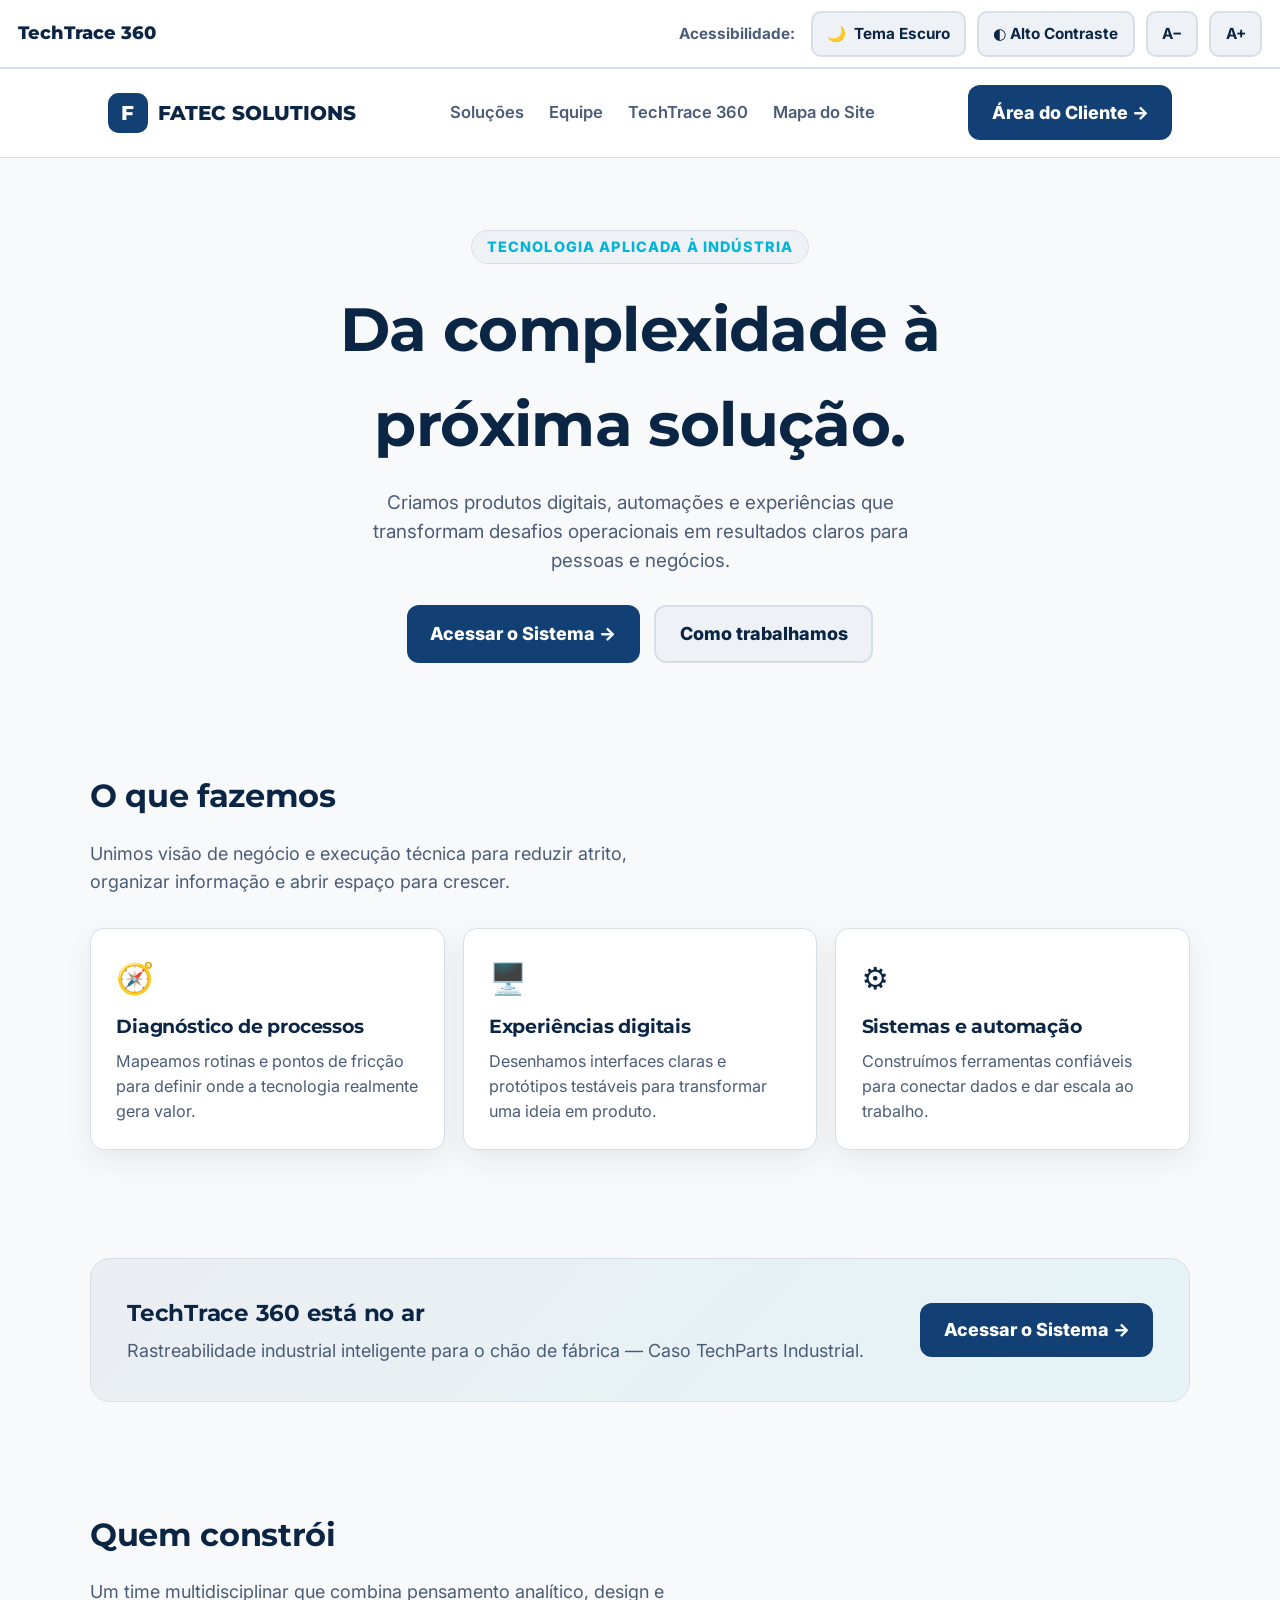
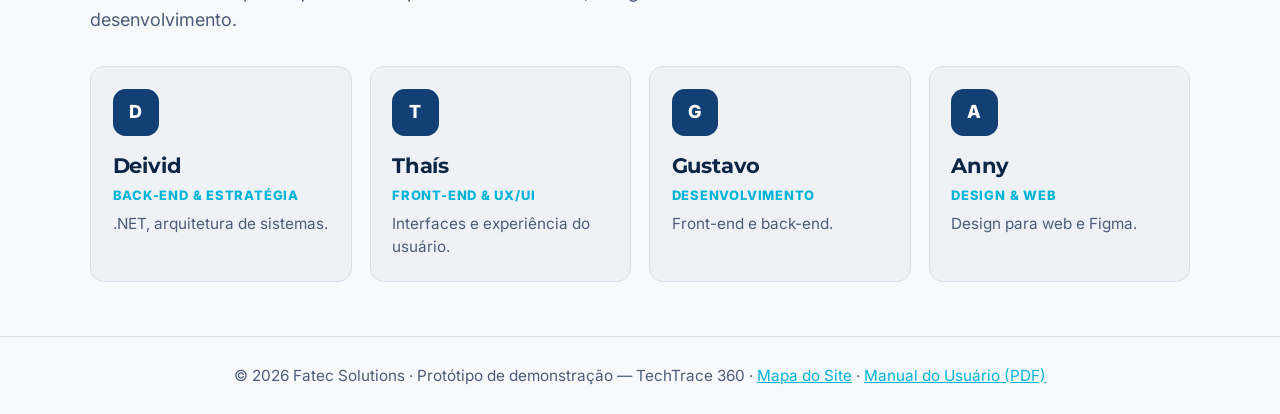
<file: index.html>
<!doctype html>
<html lang="pt-BR">
<head>
<meta charset="utf-8">
<meta name="viewport" content="width=device-width, initial-scale=1, maximum-scale=1">
<title>Fatec Solutions · TechTrace 360 — Protótipo Completo</title>
<link rel="icon" href="favicon.svg" type="image/svg+xml">
<link rel="preconnect" href="https://fonts.googleapis.com">
<link rel="preconnect" href="https://fonts.gstatic.com" crossorigin>
<link href="https://fonts.googleapis.com/css2?family=Inter:wght@400;500;600;700;800&family=Montserrat:wght@700;800&display=swap" rel="stylesheet">
<link rel="stylesheet" href="css/base.css">
<link rel="stylesheet" href="css/components.css">
<link rel="stylesheet" href="css/pages.css">
</head>
<body>

<!-- ===================== BARRA DE ACESSIBILIDADE (sempre visível) ===================== -->
<div class="a11y-bar" role="toolbar" aria-label="Controles de acessibilidade">
  <span class="a11y-brand">TechTrace 360</span>
  <span class="a11y-spacer"></span>
  <span class="label">Acessibilidade:</span>
  <button class="a11y-btn" id="btn-theme" aria-pressed="false" type="button">🌙 <span id="theme-label">Tema Escuro</span></button>
  <button class="a11y-btn" id="btn-contrast" aria-pressed="false" type="button">◐ Alto Contraste</button>
  <button class="a11y-btn" id="btn-font-down" type="button">A−</button>
  <button class="a11y-btn" id="btn-font-up" type="button">A+</button>
</div>

<!-- ===================== TELA 0: LANDING PAGE FATEC SOLUTIONS ===================== -->
<div id="screen-landing">
  <nav class="landing-nav">
    <div class="container">
      <div class="brand"><span class="brand-mark">F</span>FATEC SOLUTIONS</div>
      <div class="landing-links">
        <a href="#l-solucoes">Soluções</a>
        <a href="#l-equipe">Equipe</a>
        <a href="#l-produto">TechTrace 360</a>
        <a href="sitemap.html">Mapa do Site</a>
      </div>
      <button class="cta-btn" onclick="showScreen('screen-login')">Área do Cliente →</button>
    </div>
  </nav>

  <header class="hero container">
    <span class="eyebrow">TECNOLOGIA APLICADA À INDÚSTRIA</span>
    <h1>Da complexidade à próxima solução.</h1>
    <p>Criamos produtos digitais, automações e experiências que transformam desafios operacionais em resultados claros para pessoas e negócios.</p>
    <div class="actions">
      <button class="cta-btn" onclick="showScreen('screen-login')">Acessar o Sistema →</button>
      <button class="cta-btn ghost" onclick="document.getElementById('l-solucoes').scrollIntoView({behavior:'smooth'})">Como trabalhamos</button>
    </div>
  </header>

  <section class="section container" id="l-solucoes">
    <h2>O que fazemos</h2>
    <p class="sub">Unimos visão de negócio e execução técnica para reduzir atrito, organizar informação e abrir espaço para crescer.</p>
    <div class="card-grid">
      <div class="info-card"><div class="ic">🧭</div><h3>Diagnóstico de processos</h3><p>Mapeamos rotinas e pontos de fricção para definir onde a tecnologia realmente gera valor.</p></div>
      <div class="info-card"><div class="ic">🖥️</div><h3>Experiências digitais</h3><p>Desenhamos interfaces claras e protótipos testáveis para transformar uma ideia em produto.</p></div>
      <div class="info-card"><div class="ic">⚙️</div><h3>Sistemas e automação</h3><p>Construímos ferramentas confiáveis para conectar dados e dar escala ao trabalho.</p></div>
    </div>
  </section>

  <section class="section container" id="l-produto">
    <div class="access-banner">
      <div>
        <h3>TechTrace 360 está no ar</h3>
        <p>Rastreabilidade industrial inteligente para o chão de fábrica — Caso TechParts Industrial.</p>
      </div>
      <button class="cta-btn" onclick="showScreen('screen-login')">Acessar o Sistema →</button>
    </div>
  </section>

  <section class="section container" id="l-equipe">
    <h2>Quem constrói</h2>
    <p class="sub">Um time multidisciplinar que combina pensamento analítico, design e desenvolvimento.</p>
    <div class="team-grid">
      <div class="team-card"><div class="av">D</div><h3>Deivid</h3><span class="role">Back-end &amp; Estratégia</span><p>.NET, arquitetura de sistemas.</p></div>
      <div class="team-card"><div class="av">T</div><h3>Thaís</h3><span class="role">Front-end &amp; UX/UI</span><p>Interfaces e experiência do usuário.</p></div>
      <div class="team-card"><div class="av">G</div><h3>Gustavo</h3><span class="role">Desenvolvimento</span><p>Front-end e back-end.</p></div>
      <div class="team-card"><div class="av">A</div><h3>Anny</h3><span class="role">Design &amp; Web</span><p>Design para web e Figma.</p></div>
    </div>
  </section>

  <footer class="landing-footer">© 2026 Fatec Solutions · Protótipo de demonstração — TechTrace 360 · <a href="sitemap.html" style="color:var(--accent)">Mapa do Site</a> · <a href="manual/Manual-do-Usuario-TechTrace360.pdf" style="color:var(--accent)">Manual do Usuário (PDF)</a></footer>
</div>

<!-- ===================== TELA 1: LOGIN (demonstrativo) ===================== -->
<main id="screen-login" class="screen hidden">
  <a href="#" class="back-link" onclick="showScreen('screen-landing'); return false;">← Voltar para o site</a>
  <div class="login-head">
    <span class="tag">PROTÓTIPO VISUAL · SOMENTE DEMONSTRAÇÃO</span>
    <h1>Selecione um perfil para entrar</h1>
    <p>5 perfis estão mapeados no sistema. Nesta demonstração, 3 estão com acesso ativo.</p>
  </div>

  <div class="role-grid">
    <button class="role-card enabled" onclick="login('admin')">
      <span class="icon">🛠️</span>
      <span class="role-badge on">✓ Acesso ativo</span>
      <h3>Administrador</h3>
      <p>Painel completo: dashboard, apontamento, qualidade, rastreio e gestão.</p>
    </button>

    <button class="role-card enabled" onclick="login('operador')">
      <span class="icon">⚙️</span>
      <span class="role-badge on">✓ Acesso ativo</span>
      <h3>Operador CNC</h3>
      <p>Apontamento de produção na máquina, tela em modo tablet.</p>
    </button>

    <button class="role-card enabled" onclick="login('qualidade')">
      <span class="icon">🔍</span>
      <span class="role-badge on">✓ Acesso ativo</span>
      <h3>Qualidade</h3>
      <p>Checklist de homologação do lote com validação por toque.</p>
    </button>

    <div class="role-card disabled">
      <span class="icon">📦</span>
      <span class="role-badge off">Em breve</span>
      <h3>Logística</h3>
      <p>Liberação de expedição via leitura de QR Code.</p>
    </div>

    <div class="role-card disabled">
      <span class="icon">📈</span>
      <span class="role-badge off">Em breve</span>
      <h3>Gestor / Diretoria</h3>
      <p>Visão executiva dedicada (hoje disponível dentro do Administrador).</p>
    </div>
  </div>

  <div class="demo-note">
    ℹ️ Protótipo visual sem autenticação real — os cliques em "Administrador", "Operador CNC" e "Qualidade" abrem as telas completas. Os dados de lote criados no Operador aparecem automaticamente no Dashboard, Rastreio e Gestão do Administrador, e a homologação feita na Qualidade atualiza esse status em tempo real, simulando a integração entre os módulos.
  </div>
</main>

<!-- ===================== TELA 2: OPERADOR CNC ===================== -->
<div id="screen-operador" class="hidden">
  <header class="app-header">
    <div class="who">
      <div class="avatar">GM</div>
      <div><div class="name">Gustavo Mendes</div><div class="role">Operador CNC · Turno 1</div></div>
    </div>
    <button class="logout-btn" id="op-exit-btn" onclick="exitScreen()">← Sair</button>
  </header>

  <main class="screen">
    <div class="progress" id="op-progress">
      <div class="dot active" data-step="1"></div>
      <div class="dot" data-step="2"></div>
      <div class="dot" data-step="3"></div>
      <div class="dot" data-step="4"></div>
    </div>

    <div class="step-box" id="op-step-1">
      <h2>1. Escolha a máquina</h2>
      <p class="hint">Toque na máquina que você está operando agora.</p>
      <div class="choice-grid">
        <button class="choice-card" data-value="Mazak-04" onclick="selectCard(this,'maquina')"><span class="em">🏭</span><b>CNC Mazak-04</b><span>Centro de usinagem 5 eixos</span></button>
        <button class="choice-card" data-value="Romi-02" onclick="selectCard(this,'maquina')"><span class="em">🏭</span><b>CNC Romi-02</b><span>Torno CNC</span></button>
        <button class="choice-card" data-value="Haas-01" onclick="selectCard(this,'maquina')"><span class="em">🏭</span><b>CNC Haas-01</b><span>Fresadora</span></button>
      </div>
      <div class="wizard-nav"><span></span><button class="btn btn-primary" onclick="opNext(1)">Próximo →</button></div>
    </div>

    <div class="step-box hidden" id="op-step-2">
      <h2>2. Escolha a peça</h2>
      <p class="hint">Toque no componente que está sendo produzido.</p>
      <div class="choice-grid">
        <button class="choice-card" data-value="Eixo Transmissão T-4" onclick="selectCard(this,'peca')"><span class="em">⚙️</span><b>Eixo Transmissão T-4</b><span>Automotivo</span></button>
        <button class="choice-card" data-value="Flange Hidráulica" onclick="selectCard(this,'peca')"><span class="em">🔩</span><b>Flange Hidráulica</b><span>Alta pressão</span></button>
        <button class="choice-card" data-value="Coroa Dentada Z-34" onclick="selectCard(this,'peca')"><span class="em">⚙️</span><b>Coroa Dentada Z-34</b><span>Redução</span></button>
      </div>
      <div class="wizard-nav"><button class="btn btn-ghost" onclick="opBack(2)">← Voltar</button><button class="btn btn-primary" onclick="opNext(2)">Próximo →</button></div>
    </div>

    <div class="step-box hidden" id="op-step-3">
      <h2>3. Quantidade produzida</h2>
      <p class="hint">Use os botões grandes para ajustar — não é necessário digitar.</p>
      <div class="qty-row"><button class="qty-btn" onclick="qtyChange(-10)">−</button><div class="qty-value" id="qty-display">500</div><button class="qty-btn" onclick="qtyChange(10)">+</button></div>
      <div class="qty-label">Peças boas nesta leva</div>
      <div class="wizard-nav"><button class="btn btn-ghost" onclick="opBack(3)">← Voltar</button><button class="btn btn-primary" onclick="opNext(3)">Próximo →</button></div>
    </div>

    <div class="step-box hidden" id="op-step-4">
      <h2>4. Confirmar apontamento</h2>
      <p class="hint">Confira os dados e gere a etiqueta com QR Code.</p>
      <div class="choice-grid" style="grid-template-columns:1fr">
        <div class="choice-card selected" style="cursor:default">
          <span class="em">📋</span>
          <b id="resumo-maquina">Máquina: —</b>
          <span id="resumo-peca">Peça: —</span>
          <span id="resumo-qtd">Quantidade: —</span>
        </div>
      </div>
      <div class="wizard-nav"><button class="btn btn-ghost" onclick="opBack(4)">← Voltar</button><button class="btn btn-success" onclick="gerarEtiqueta()">🏷️ Gerar Etiqueta QR Code</button></div>
    </div>

    <div class="result-card hidden" id="op-resultado">
      <span class="ok-badge">✓ Lote cadastrado com sucesso</span>
      <div class="qr-box"><svg width="80" height="80" viewBox="0 0 100 100" fill="#0B2545"><path d="M10 10h30v30h-30zM15 15v20h20v-20zM22 22h6v6h-6zM60 10h30v30h-30zM65 15v20h20v-20zM72 22h6v6h-6zM10 60h30v30h-30zM15 65v20h20v-20zM22 72h6v6h-6zM60 60h10v10h-10zM80 60h10v10h-10zM70 70h10v10h-10zM60 80h10v10h-10zM80 80h10v10h-10zM45 10h10v80h-10zM10 45h80v10h-80z"/></svg></div>
      <div class="result-lote" id="result-lote-id">—</div>
      <div class="result-desc" id="result-lote-desc">—</div>
      <p style="color:var(--muted); font-size:.85em; margin-top:.6rem">Este lote já está disponível no Dashboard, Rastreio e Gestão do Administrador com status "Em inspeção".</p>
      <div class="wizard-nav" style="justify-content:center"><button class="btn btn-primary" onclick="novoApontamento()">+ Novo Apontamento</button></div>
    </div>
  </main>
</div>

<!-- ===================== TELA 3: QUALIDADE ===================== -->
<div id="screen-qualidade" class="hidden">
  <header class="app-header">
    <div class="who">
      <div class="avatar">MA</div>
      <div><div class="name">Mariana Albuquerque</div><div class="role">Controle de Qualidade</div></div>
    </div>
    <button class="logout-btn" id="qual-exit-btn" onclick="exitScreen()">← Sair</button>
  </header>

  <main class="screen">
    <h2 style="margin-bottom:.3rem">Checklist de homologação</h2>
    <p class="hint" style="color:var(--muted); margin-bottom:1rem">Toque em Conforme ou Não Conforme para cada item.</p>

    <div class="lote-select">
      <span style="font-weight:800">Lote em análise:</span>
      <select id="qual-lote-picker" onchange="onLotePickerChange()"></select>
    </div>

    <div class="check-item">
      <div class="title">Diâmetro externo da haste</div>
      <div class="spec">Especificado: 45.00 mm ± 0.02 mm</div>
      <div class="check-toggle">
        <button class="tgl ok active" onclick="setCheck(this,'q1')">✓ Conforme</button>
        <button class="tgl bad" onclick="setCheck(this,'q1')">✕ Não conforme</button>
      </div>
    </div>
    <div class="check-item">
      <div class="title">Rugosidade superficial (Ra)</div>
      <div class="spec">Especificado: máximo 0.80 µm</div>
      <div class="check-toggle">
        <button class="tgl ok active" onclick="setCheck(this,'q2')">✓ Conforme</button>
        <button class="tgl bad" onclick="setCheck(this,'q2')">✕ Não conforme</button>
      </div>
    </div>
    <div class="check-item">
      <div class="title">Dureza Rockwell C</div>
      <div class="spec">Especificado: 58 a 62 HRC</div>
      <div class="check-toggle">
        <button class="tgl ok active" onclick="setCheck(this,'q3')">✓ Conforme</button>
        <button class="tgl bad" onclick="setCheck(this,'q3')">✕ Não conforme</button>
      </div>
    </div>

    <div class="qual-footer">
      <div>Assinatura digital: <strong>Mariana Albuquerque</strong></div>
      <div style="display:flex; gap:.8rem">
        <button class="btn btn-ghost" onclick="reprovarLote()">🚫 Abrir RNC</button>
        <button class="btn btn-success" id="btn-homologar" onclick="homologarLote()">✓ Homologar Lote</button>
      </div>
    </div>
    <p id="qual-empty-hint" class="empty-hint hidden">Nenhum lote pendente de inspeção no momento. Volte ao Operador CNC para gerar um novo apontamento.</p>
  </main>
</div>

<!-- ===================== TELA 4: ADMINISTRADOR ===================== -->
<div id="screen-admin" class="hidden">
  <header class="app-header">
    <div class="who">
      <div class="avatar">AD</div>
      <div><div class="name">Administrador</div><div class="role">Acesso completo ao sistema</div></div>
    </div>
    <button class="logout-btn" onclick="showScreen('screen-login')">← Sair</button>
  </header>

  <main class="screen">
    <div class="admin-tabs">
      <button class="admin-tab active" data-tab="dashboard" onclick="setAdminTab('dashboard')">📊 Dashboard</button>
      <button class="admin-tab" data-tab="rastreio" onclick="setAdminTab('rastreio')">📦 Rastreio</button>
      <button class="admin-tab" data-tab="gestao" onclick="setAdminTab('gestao')">📈 Gestão</button>
      <button class="admin-tab launch" onclick="openOperador('admin')">⚙️ Apontamento CNC →</button>
      <button class="admin-tab launch" onclick="openQualidade('admin')">🔍 Inspeção Qualidade →</button>
    </div>

    <!-- Aba Dashboard -->
    <section id="admin-tab-dashboard">
      <div class="kpi-grid">
        <div class="kpi"><div class="lbl">Total de lotes</div><div class="val" id="kpi-total">0</div></div>
        <div class="kpi"><div class="lbl">Liberados</div><div class="val" id="kpi-liberados">0</div></div>
        <div class="kpi"><div class="lbl">Em inspeção</div><div class="val" id="kpi-inspecao">0</div></div>
        <div class="kpi"><div class="lbl">Bloqueados (RNC)</div><div class="val" id="kpi-bloqueados">0</div></div>
      </div>
      <div class="table-card">
        <table class="lotes">
          <thead><tr><th>Lote</th><th>Peça</th><th>Máquina</th><th>Qtd</th><th>Status</th></tr></thead>
          <tbody id="admin-lotes-tbody"></tbody>
        </table>
        <p class="empty-hint hidden" id="admin-lotes-empty">Nenhum lote registrado ainda. Abra "Apontamento CNC" para criar o primeiro.</p>
      </div>
    </section>

    <!-- Aba Rastreio -->
    <section id="admin-tab-rastreio" class="hidden">
      <div class="lote-select">
        <span style="font-weight:800">Selecionar lote:</span>
        <select id="rastreio-picker" onchange="renderRastreio()"></select>
      </div>
      <div class="table-card" id="rastreio-box">
        <p class="empty-hint" id="rastreio-empty">Nenhum lote registrado ainda.</p>
        <div class="timeline hidden" id="rastreio-timeline"></div>
      </div>
    </section>

    <!-- Aba Gestão -->
    <section id="admin-tab-gestao" class="hidden">
      <div class="kpi-grid">
        <div class="kpi"><div class="lbl">Peças em lotes liberados</div><div class="val" id="gestao-pecas-liberadas">0</div></div>
        <div class="kpi"><div class="lbl">Taxa de conformidade</div><div class="val" id="gestao-taxa">—</div></div>
        <div class="kpi"><div class="lbl">Lotes com RNC aberta</div><div class="val" id="gestao-rnc">0</div></div>
      </div>
      <div class="table-card">
        <p style="margin:0; color:var(--muted)">Indicadores calculados em tempo real a partir dos lotes registrados nesta sessão de demonstração (Operador CNC → Qualidade → Administrador).</p>
      </div>
    </section>
  </main>
</div>

<script src="js/state.js"></script>
<script src="js/accessibility.js"></script>
<script src="js/navigation.js"></script>
<script src="js/operador.js"></script>
<script src="js/qualidade.js"></script>
<script src="js/admin.js"></script>
<script src="js/main.js"></script>
</body>
</html>
</file>
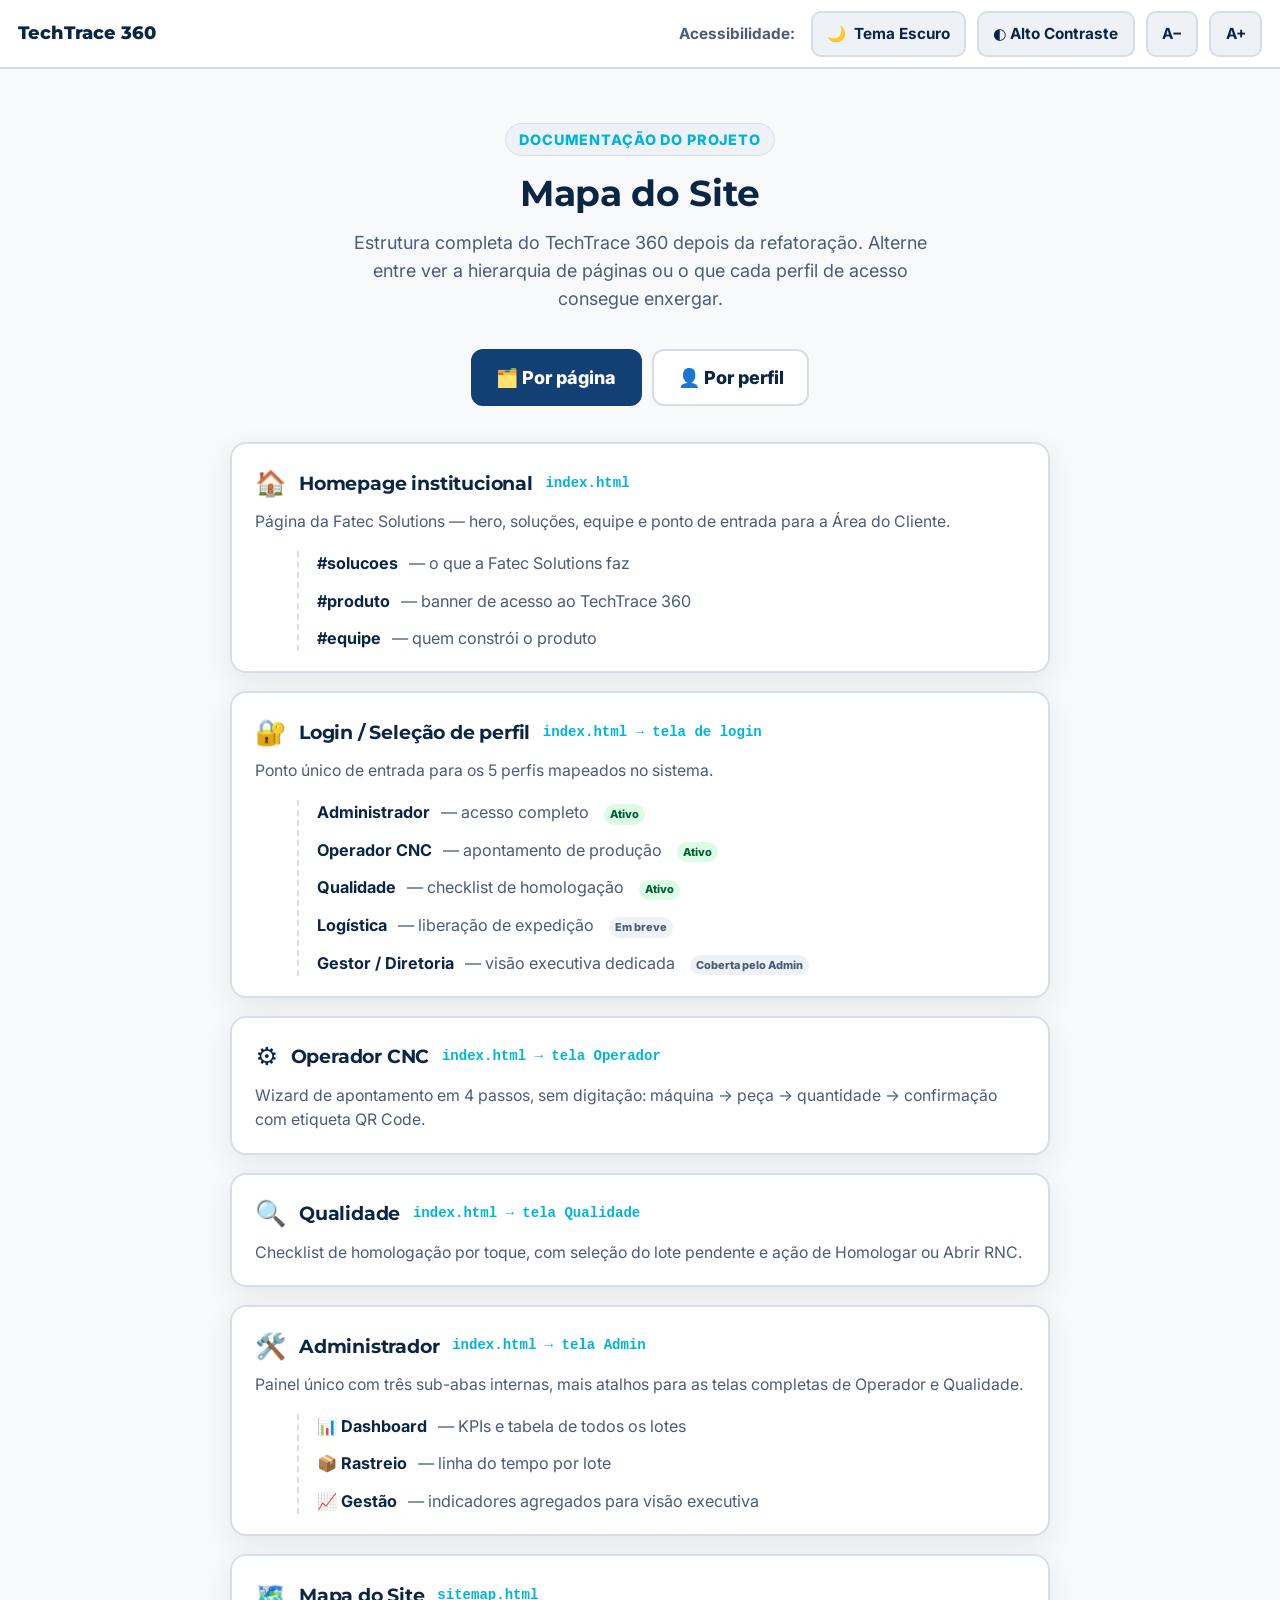
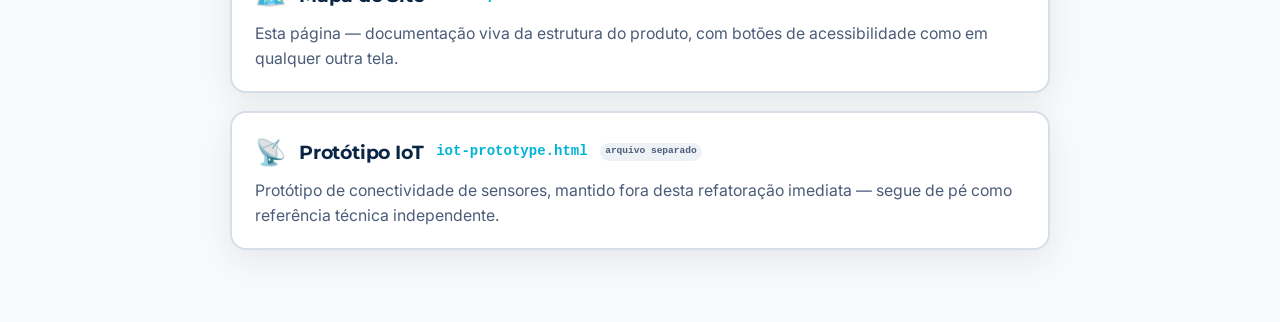
<file: sitemap.html>
<!doctype html>
<html lang="pt-BR">
<head>
<meta charset="utf-8">
<meta name="viewport" content="width=device-width, initial-scale=1, maximum-scale=1">
<title>Mapa do Site — TechTrace 360</title>
<link rel="icon" href="favicon.svg" type="image/svg+xml">
<link rel="preconnect" href="https://fonts.googleapis.com">
<link rel="preconnect" href="https://fonts.gstatic.com" crossorigin>
<link href="https://fonts.googleapis.com/css2?family=Inter:wght@400;500;600;700;800&family=Montserrat:wght@700;800&display=swap" rel="stylesheet">
<link rel="stylesheet" href="css/base.css">
<link rel="stylesheet" href="css/components.css">
<link rel="stylesheet" href="css/sitemap.css">
</head>
<body>

<div class="a11y-bar" role="toolbar" aria-label="Controles de acessibilidade">
  <span class="a11y-brand">TechTrace 360</span>
  <span class="a11y-spacer"></span>
  <span class="label">Acessibilidade:</span>
  <button class="a11y-btn" id="btn-theme" aria-pressed="false" type="button">🌙 <span id="theme-label">Tema Escuro</span></button>
  <button class="a11y-btn" id="btn-contrast" aria-pressed="false" type="button">◐ Alto Contraste</button>
  <button class="a11y-btn" id="btn-font-down" type="button">A−</button>
  <button class="a11y-btn" id="btn-font-up" type="button">A+</button>
</div>

<main class="screen">
  <div class="sm-head">
    <span class="tag">DOCUMENTAÇÃO DO PROJETO</span>
    <h1>Mapa do Site</h1>
    <p>Estrutura completa do TechTrace 360 depois da refatoração. Alterne entre ver a hierarquia de páginas ou o que cada perfil de acesso consegue enxergar.</p>
  </div>

  <div class="sm-toggle" role="tablist" aria-label="Alternar visualização do mapa do site">
    <button data-view="paginas" class="active" onclick="setSitemapView('paginas')">🗂️ Por página</button>
    <button data-view="perfis" onclick="setSitemapView('perfis')">👤 Por perfil</button>
  </div>

  <div class="sm-tree" id="sm-view-paginas">

    <div class="sm-node">
      <div class="row"><span class="em">🏠</span><h3>Homepage institucional</h3><span class="path">index.html</span></div>
      <p class="desc">Página da Fatec Solutions — hero, soluções, equipe e ponto de entrada para a Área do Cliente.</p>
      <div class="sm-children">
        <div class="sm-child"><b>#solucoes</b><span>— o que a Fatec Solutions faz</span></div>
        <div class="sm-child"><b>#produto</b><span>— banner de acesso ao TechTrace 360</span></div>
        <div class="sm-child"><b>#equipe</b><span>— quem constrói o produto</span></div>
      </div>
    </div>

    <div class="sm-node">
      <div class="row"><span class="em">🔐</span><h3>Login / Seleção de perfil</h3><span class="path">index.html → tela de login</span></div>
      <p class="desc">Ponto único de entrada para os 5 perfis mapeados no sistema.</p>
      <div class="sm-children">
        <div class="sm-child"><b>Administrador</b><span>— acesso completo</span><span class="sm-badge on">Ativo</span></div>
        <div class="sm-child"><b>Operador CNC</b><span>— apontamento de produção</span><span class="sm-badge on">Ativo</span></div>
        <div class="sm-child"><b>Qualidade</b><span>— checklist de homologação</span><span class="sm-badge on">Ativo</span></div>
        <div class="sm-child"><b>Logística</b><span>— liberação de expedição</span><span class="sm-badge off">Em breve</span></div>
        <div class="sm-child"><b>Gestor / Diretoria</b><span>— visão executiva dedicada</span><span class="sm-badge off">Coberta pelo Admin</span></div>
      </div>
    </div>

    <div class="sm-node">
      <div class="row"><span class="em">⚙️</span><h3>Operador CNC</h3><span class="path">index.html → tela Operador</span></div>
      <p class="desc">Wizard de apontamento em 4 passos, sem digitação: máquina → peça → quantidade → confirmação com etiqueta QR Code.</p>
    </div>

    <div class="sm-node">
      <div class="row"><span class="em">🔍</span><h3>Qualidade</h3><span class="path">index.html → tela Qualidade</span></div>
      <p class="desc">Checklist de homologação por toque, com seleção do lote pendente e ação de Homologar ou Abrir RNC.</p>
    </div>

    <div class="sm-node">
      <div class="row"><span class="em">🛠️</span><h3>Administrador</h3><span class="path">index.html → tela Admin</span></div>
      <p class="desc">Painel único com três sub-abas internas, mais atalhos para as telas completas de Operador e Qualidade.</p>
      <div class="sm-children">
        <div class="sm-child"><b>📊 Dashboard</b><span>— KPIs e tabela de todos os lotes</span></div>
        <div class="sm-child"><b>📦 Rastreio</b><span>— linha do tempo por lote</span></div>
        <div class="sm-child"><b>📈 Gestão</b><span>— indicadores agregados para visão executiva</span></div>
      </div>
    </div>

    <div class="sm-node">
      <div class="row"><span class="em">🗺️</span><h3>Mapa do Site</h3><span class="path">sitemap.html</span></div>
      <p class="desc">Esta página — documentação viva da estrutura do produto, com botões de acessibilidade como em qualquer outra tela.</p>
    </div>

    <div class="sm-node">
      <div class="row"><span class="em">📡</span><h3>Protótipo IoT</h3><span class="path">iot-prototype.html <span class="sm-badge off">arquivo separado</span></span></div>
      <p class="desc">Protótipo de conectividade de sensores, mantido fora desta refatoração imediata — segue de pé como referência técnica independente.</p>
    </div>
  </div>

  <div class="sm-tree hidden" id="sm-view-perfis">

    <div class="sm-node">
      <div class="row"><span class="em">🛠️</span><h3>Administrador</h3><span class="sm-badge on">Acesso ativo</span></div>
      <p class="desc">Único perfil com acesso a tudo nesta demonstração.</p>
      <div class="sm-children">
        <div class="sm-child"><b>Dashboard</b><span>— visão geral de todos os lotes</span></div>
        <div class="sm-child"><b>Rastreio</b><span>— histórico completo por lote</span></div>
        <div class="sm-child"><b>Gestão</b><span>— indicadores executivos</span></div>
        <div class="sm-child"><b>Apontamento CNC</b><span>— atalho para a tela do Operador</span></div>
        <div class="sm-child"><b>Inspeção Qualidade</b><span>— atalho para a tela da Qualidade</span></div>
      </div>
    </div>

    <div class="sm-node">
      <div class="row"><span class="em">⚙️</span><h3>Operador CNC</h3><span class="sm-badge on">Acesso ativo</span></div>
      <p class="desc">Vê apenas a própria tela de apontamento — nenhum outro módulo, para reduzir ruído no chão de fábrica.</p>
      <div class="sm-children">
        <div class="sm-child"><b>Apontamento CNC</b><span>— único módulo visível</span></div>
      </div>
    </div>

    <div class="sm-node">
      <div class="row"><span class="em">🔍</span><h3>Qualidade</h3><span class="sm-badge on">Acesso ativo</span></div>
      <p class="desc">Vê apenas a própria tela de checklist — mesma lógica de foco do Operador.</p>
      <div class="sm-children">
        <div class="sm-child"><b>Checklist de homologação</b><span>— único módulo visível</span></div>
      </div>
    </div>

    <div class="sm-node">
      <div class="row"><span class="em">📦</span><h3>Logística</h3><span class="sm-badge off">Em breve</span></div>
      <p class="desc">Planejado para ver apenas a leitura de QR Code e liberação de expedição — ainda não implementado nesta demonstração.</p>
    </div>

    <div class="sm-node">
      <div class="row"><span class="em">📈</span><h3>Gestor / Diretoria</h3><span class="sm-badge off">Coberto pelo Admin</span></div>
      <p class="desc">A visão executiva planejada para este perfil já existe hoje dentro da aba Gestão do Administrador.</p>
    </div>
  </div>
</main>

<script src="js/accessibility.js"></script>
<script src="js/sitemap.js"></script>
</body>
</html>
</file>
<file: css/base.css>
/* ============================================================
   base.css — TechTrace 360 / Fatec Solutions
   Variáveis de design system (cores, tipografia), reset e
   estrutura de layout genérica (.screen, .container).
   Carregar SEMPRE primeiro — os outros arquivos dependem
   das variáveis --bg, --text, --primary etc. definidas aqui.
   ============================================================ */

/* ============================================================
   TOKENS — Design System TechTrace 360 / Fatec Solutions
   ============================================================ */
:root{
  --scale:1; --radius:14px;
  --font-body:'Inter',system-ui,sans-serif;
  --font-head:'Montserrat',sans-serif;
}
:root, .theme-light{
  --bg:#F8F9FA; --surface:#FFFFFF; --surface-2:#EEF2F6;
  --text:#0B2545; --muted:#4B5C78; --border:#D7DEE8;
  --primary:#134074; --primary-ink:#FFFFFF;
  --accent:#00B4D8;
  --success:#0E9F6E; --success-bg:#DCFCE7; --success-ink:#065F32;
  --danger:#DC2626; --danger-bg:#FEE2E2; --danger-ink:#7F1D1D;
  --warning:#B45309; --warning-bg:#FEF3C7; --warning-ink:#78350F;
  --shadow:0 10px 30px rgba(11,37,69,.08);
}
.theme-dark{
  --bg:#0B1524; --surface:#122036; --surface-2:#0E1A2C;
  --text:#F3F6FB; --muted:#A9B6CC; --border:#233553;
  --primary:#4D8FD6; --primary-ink:#06111F;
  --accent:#37D6EE;
  --success:#34D399; --success-bg:#0F2E22; --success-ink:#9CF3D1;
  --danger:#F87171; --danger-bg:#3A1414; --danger-ink:#FFC9C9;
  --warning:#FBBF24; --warning-bg:#3A2A0A; --warning-ink:#FFE29A;
  --shadow:0 10px 30px rgba(0,0,0,.45);
}
.contrast-high{
  --bg:#000; --surface:#000; --surface-2:#000;
  --text:#FFF; --muted:#FFF; --border:#FFF;
  --primary:#FFEB00; --primary-ink:#000; --accent:#FFEB00;
  --success:#00FF66; --success-bg:#000; --success-ink:#00FF66;
  --danger:#FF5C5C; --danger-bg:#000; --danger-ink:#FF5C5C;
  --warning:#FFEB00; --warning-bg:#000; --warning-ink:#FFEB00;
  --shadow:none;
}
.contrast-high *{ border-color:#FFF !important }
.contrast-high .btn,.contrast-high .role-card,.contrast-high .step-box,.contrast-high .kpi,.contrast-high .choice-card{ border-width:3px !important }

*{box-sizing:border-box}
html{font-size:calc(18px * var(--scale))}
body{margin:0; min-height:100vh; background:var(--bg); color:var(--text); font-family:var(--font-body); line-height:1.55; transition:background .2s,color .2s}
h1,h2,h3{font-family:var(--font-head); margin:0; letter-spacing:-.01em}
button{font:inherit; cursor:pointer}
a{color:inherit}
:focus-visible{outline:3px solid var(--accent); outline-offset:3px}
.hidden{display:none !important}


/* ---------- Layout geral ---------- */
.screen{max-width:1100px; margin:0 auto; padding:1.5rem 1rem 3rem}
.container{max-width:1100px; margin:0 auto; padding:0 1rem}
</file>
<file: css/components.css>
/* ============================================================
   components.css — TechTrace 360 / Fatec Solutions
   Componentes reutilizáveis entre as telas do sistema logado:
   barra de acessibilidade, cabeçalho do app, wizard do Operador,
   checklist da Qualidade e painéis do Administrador (KPIs,
   tabela de lotes, linha do tempo de rastreio).
   Depende de base.css já estar carregado.
   ============================================================ */

/* ---------- Barra de Acessibilidade ---------- */
.a11y-bar{position:sticky; top:0; z-index:200; display:flex; flex-wrap:wrap; align-items:center; gap:.6rem; background:var(--surface); border-bottom:2px solid var(--border); padding:.6rem 1rem}
.a11y-bar .label{font-size:.85em; font-weight:700; color:var(--muted); margin-right:.3rem}
.a11y-btn{display:inline-flex; align-items:center; gap:.4rem; border:2px solid var(--border); background:var(--surface-2); color:var(--text); border-radius:10px; padding:.5rem .8rem; font-weight:700; font-size:.85em; min-height:44px}
.a11y-btn[aria-pressed="true"]{background:var(--primary); color:var(--primary-ink); border-color:var(--primary)}
.a11y-spacer{flex:1}
.a11y-brand{font-family:var(--font-head); font-weight:800}


/* ==================== APP SHELL (Operador / Qualidade / Admin) ==================== */
.app-header{display:flex; align-items:center; justify-content:space-between; gap:1rem; background:var(--surface); border-bottom:2px solid var(--border); padding:.9rem 1.2rem; flex-wrap:wrap}
.app-header .who{display:flex; align-items:center; gap:.6rem}
.app-header .avatar{width:2.6rem; height:2.6rem; border-radius:999px; background:var(--primary); color:var(--primary-ink); display:grid; place-items:center; font-weight:800}
.app-header .name{font-weight:800}
.app-header .role{font-size:.8em; color:var(--muted)}
.logout-btn{border:2px solid var(--border); background:var(--surface-2); color:var(--text); border-radius:10px; padding:.5rem 1rem; font-weight:700; min-height:44px}

/* ---- Wizard CNC ---- */
.progress{display:flex; gap:.5rem; margin:1.5rem 0}
.progress .dot{flex:1; height:10px; border-radius:999px; background:var(--surface-2); border:1px solid var(--border)}
.progress .dot.done{background:var(--success)}
.progress .dot.active{background:var(--primary)}
.step-box{background:var(--surface); border:2px solid var(--border); border-radius:20px; padding:2rem; box-shadow:var(--shadow)}
.step-box h2{font-size:1.5rem; margin-bottom:.3rem}
.step-box .hint{color:var(--muted); margin-bottom:1.4rem}
.choice-grid{display:grid; grid-template-columns:repeat(auto-fit,minmax(220px,1fr)); gap:1rem}
.choice-card{border:3px solid var(--border); background:var(--surface-2); border-radius:16px; padding:1.3rem 1rem; text-align:left; min-height:110px; display:flex; flex-direction:column; gap:.4rem}
.choice-card .em{font-size:1.8rem}
.choice-card b{font-size:1em}
.choice-card span{color:var(--muted); font-size:.82em}
.choice-card.selected{border-color:var(--primary); background:var(--surface); box-shadow:0 0 0 3px var(--primary) inset}
.qty-row{display:flex; align-items:center; justify-content:center; gap:1.2rem; margin:1rem 0 1.6rem}
.qty-btn{width:4rem; height:4rem; border-radius:16px; border:3px solid var(--primary); background:var(--surface); color:var(--primary); font-size:2rem; font-weight:800; line-height:1}
.qty-value{font-size:2.4rem; font-weight:800; min-width:5rem; text-align:center; font-family:var(--font-head)}
.qty-label{text-align:center; color:var(--muted); font-size:.85em; margin-top:-.6rem}
.wizard-nav{display:flex; justify-content:space-between; gap:1rem; margin-top:1.8rem}
.btn{border:none; border-radius:14px; padding:1rem 1.6rem; font-weight:800; font-size:1rem; min-height:56px; display:inline-flex; align-items:center; justify-content:center; gap:.5rem}
.btn-primary{background:var(--primary); color:var(--primary-ink)}
.btn-ghost{background:var(--surface-2); color:var(--text); border:2px solid var(--border)}
.btn-success{background:var(--success); color:#04250f}
.result-card{background:var(--surface); border:2px solid var(--success); border-radius:20px; padding:2rem; text-align:center; box-shadow:var(--shadow)}
.result-card .ok-badge{display:inline-block; background:var(--success-bg); color:var(--success-ink); font-weight:800; padding:.4em 1em; border-radius:999px; margin-bottom:1rem; font-size:.9em}
.qr-box{width:9rem; height:9rem; margin:1rem auto; background:#fff; border-radius:14px; display:grid; place-items:center; border:2px solid var(--border)}
.result-lote{font-family:var(--font-head); font-size:1.6rem; font-weight:800}
.result-desc{color:var(--muted); margin-top:.3rem}

/* ---- Qualidade ---- */
.lote-select{background:var(--surface); border:2px solid var(--border); border-radius:16px; padding:1rem 1.2rem; margin-bottom:1.2rem; display:flex; align-items:center; gap:.8rem; flex-wrap:wrap}
.lote-select select{border:2px solid var(--border); border-radius:10px; padding:.6rem; background:var(--surface-2); color:var(--text); font-weight:700; min-height:44px; flex:1; min-width:220px}
.check-item{background:var(--surface); border:2px solid var(--border); border-radius:16px; padding:1.2rem; margin-bottom:1rem}
.check-item .title{font-weight:800; margin-bottom:.2rem}
.check-item .spec{color:var(--muted); font-size:.85em; margin-bottom:.9rem}
.check-toggle{display:flex; gap:.8rem}
.tgl{flex:1; border:3px solid var(--border); background:var(--surface-2); color:var(--text); border-radius:12px; padding:.9rem; font-weight:800; min-height:56px}
.tgl.ok.active{background:var(--success-bg); color:var(--success-ink); border-color:var(--success)}
.tgl.bad.active{background:var(--danger-bg); color:var(--danger-ink); border-color:var(--danger)}
.qual-footer{display:flex; flex-wrap:wrap; gap:1rem; justify-content:space-between; align-items:center; margin-top:1.5rem; background:var(--surface); border:2px solid var(--border); border-radius:16px; padding:1.2rem}

/* ---- Admin shell ---- */
.admin-tabs{display:flex; flex-wrap:wrap; gap:.5rem; margin:1.2rem 0 1.6rem}
.admin-tab{border:2px solid var(--border); background:var(--surface); color:var(--text); border-radius:12px; padding:.7rem 1.1rem; font-weight:800; font-size:.9em; min-height:48px}
.admin-tab.active{background:var(--primary); color:var(--primary-ink); border-color:var(--primary)}
.admin-tab.launch{background:var(--surface-2)}
.kpi-grid{display:grid; grid-template-columns:repeat(auto-fit,minmax(200px,1fr)); gap:1rem; margin-bottom:1.5rem}
.kpi{background:var(--surface); border:2px solid var(--border); border-radius:16px; padding:1.2rem; box-shadow:var(--shadow)}
.kpi .lbl{font-size:.78em; font-weight:800; color:var(--muted); text-transform:uppercase; letter-spacing:.04em}
.kpi .val{font-family:var(--font-head); font-size:2rem; font-weight:800; margin-top:.3rem}
.table-card{background:var(--surface); border:2px solid var(--border); border-radius:16px; padding:1.2rem; overflow-x:auto}
table.lotes{width:100%; border-collapse:collapse; font-size:.92em}
table.lotes th{text-align:left; color:var(--muted); font-size:.78em; text-transform:uppercase; letter-spacing:.04em; padding:.6rem .5rem; border-bottom:2px solid var(--border)}
table.lotes td{padding:.7rem .5rem; border-bottom:1px solid var(--border)}
.status-pill{display:inline-flex; align-items:center; gap:.4em; font-weight:800; font-size:.82em; padding:.25em .7em; border-radius:999px}
.status-pill.ok{background:var(--success-bg); color:var(--success-ink)}
.status-pill.warn{background:var(--warning-bg); color:var(--warning-ink)}
.status-pill.bad{background:var(--danger-bg); color:var(--danger-ink)}
.empty-hint{color:var(--muted); font-style:italic; padding:1rem 0}

.timeline{border-left:3px solid var(--border); padding-left:1.2rem; margin-top:1rem}
.timeline .ev{margin-bottom:1.1rem; position:relative}
.timeline .ev::before{content:""; position:absolute; left:-1.53rem; top:.3rem; width:.7rem; height:.7rem; border-radius:50%; background:var(--primary)}
.timeline .ev b{display:block}
.timeline .ev span{color:var(--muted); font-size:.85em}
</file>
<file: css/pages.css>
/* ============================================================
   pages.css — TechTrace 360 / Fatec Solutions
   Estilos específicos de páginas que não se repetem em outras
   telas: landing page institucional (Fatec Solutions) e tela
   de login/seleção de perfil. Também contém os ajustes de
   media query específicos dessas duas páginas.
   Depende de base.css e components.css já carregados.
   ============================================================ */

/* ==================== LANDING PAGE (Fatec Solutions) ==================== */
.landing-nav{position:static; z-index:150; background:var(--surface); border-bottom:1px solid var(--border)}
.landing-nav .container{display:flex; align-items:center; justify-content:space-between; gap:1rem; padding:.9rem 1rem}
.brand{display:flex; align-items:center; gap:.6rem; font-family:var(--font-head); font-weight:800; font-size:1.1rem}
.brand-mark{width:2.2rem; height:2.2rem; display:grid; place-items:center; border-radius:.6rem; background:var(--primary); color:var(--primary-ink); font-weight:800}
.landing-links{display:flex; gap:1.4rem; font-weight:600; font-size:.92em}
.landing-links a{text-decoration:none; color:var(--muted)}
.landing-links a:hover{color:var(--primary)}
.cta-btn{border:none; border-radius:12px; padding:.75rem 1.3rem; font-weight:800; background:var(--primary); color:var(--primary-ink); min-height:48px}
.cta-btn.ghost{background:var(--surface-2); color:var(--text); border:2px solid var(--border)}

.hero{padding:4rem 0 3rem; text-align:center}
.hero .eyebrow{display:inline-block; font-size:.8em; font-weight:800; letter-spacing:.08em; color:var(--accent); background:var(--surface-2); border:1px solid var(--border); border-radius:999px; padding:.35em 1em; margin-bottom:1rem}
.hero h1{font-size:clamp(2.2rem,5vw,3.4rem); max-width:820px; margin:0 auto .9rem}
.hero p{color:var(--muted); max-width:600px; margin:0 auto 1.6rem; font-size:1.05rem}
.hero .actions{display:flex; gap:.8rem; justify-content:center; flex-wrap:wrap}

.section{padding:3rem 0}
.section h2{font-size:1.8rem; margin-bottom:.4rem}
.section .sub{color:var(--muted); max-width:600px; margin-bottom:1.8rem}
.card-grid{display:grid; grid-template-columns:repeat(auto-fit,minmax(230px,1fr)); gap:1rem}
.info-card{background:var(--surface); border:1px solid var(--border); border-radius:var(--radius); padding:1.4rem; box-shadow:var(--shadow)}
.info-card .ic{font-size:1.7rem; margin-bottom:.6rem}
.info-card h3{font-size:1.05rem; margin-bottom:.4rem}
.info-card p{color:var(--muted); font-size:.9em; margin:0}

.team-grid{display:grid; grid-template-columns:repeat(auto-fit,minmax(180px,1fr)); gap:1rem}
.team-card{background:var(--surface-2); border:1px solid var(--border); border-radius:var(--radius); padding:1.2rem}
.team-card .av{width:2.6rem; height:2.6rem; border-radius:.7rem; background:var(--primary); color:var(--primary-ink); display:grid; place-items:center; font-weight:800; margin-bottom:.8rem}
.team-card .role{display:block; color:var(--accent); font-size:.72em; font-weight:800; letter-spacing:.06em; text-transform:uppercase; margin:.2em 0 .5em}
.team-card p{margin:0; color:var(--muted); font-size:.85em}

.access-banner{background:linear-gradient(135deg, rgba(19,64,116,.06), rgba(0,180,216,.08)); border:1px solid var(--border); border-radius:20px; padding:2rem; display:flex; align-items:center; justify-content:space-between; gap:1.5rem; flex-wrap:wrap}
.access-banner h3{font-size:1.3rem; margin-bottom:.3rem}
.access-banner p{margin:0; color:var(--muted)}

footer.landing-footer{border-top:1px solid var(--border); padding:1.5rem 0; color:var(--muted); font-size:.85em; text-align:center}


/* ==================== LOGIN ==================== */
.back-link{display:inline-block; margin-bottom:1rem; color:var(--muted); font-weight:700; font-size:.9em; text-decoration:none}
.login-head{text-align:center; margin:1.2rem 0 2rem}
.login-head .tag{display:inline-block; font-size:.8em; font-weight:800; letter-spacing:.06em; color:var(--accent); background:var(--surface-2); border:1px solid var(--border); border-radius:999px; padding:.3em .9em; margin-bottom:.7em}
.login-head h1{font-size:2rem}
.login-head p{color:var(--muted); margin-top:.4em}
.role-grid{display:grid; grid-template-columns:repeat(auto-fit,minmax(210px,1fr)); gap:1rem}
.role-card{background:var(--surface); border:2px solid var(--border); border-radius:var(--radius); padding:1.4rem 1.1rem; text-align:left; box-shadow:var(--shadow); display:flex; flex-direction:column; gap:.6rem; min-height:170px; transition:transform .15s,border-color .15s}
.role-card .icon{font-size:2.1rem}
.role-card h3{font-size:1.05rem}
.role-card p{margin:0; color:var(--muted); font-size:.85em}
.role-card.enabled{border-color:var(--primary)}
.role-card.enabled:hover{transform:translateY(-3px); border-color:var(--accent)}
.role-card.disabled{opacity:.55; cursor:not-allowed}
.role-badge{align-self:flex-start; font-size:.72em; font-weight:800; padding:.2em .6em; border-radius:999px}
.role-badge.on{background:var(--success-bg); color:var(--success-ink)}
.role-badge.off{background:var(--surface-2); color:var(--muted)}
.demo-note{margin-top:2rem; background:var(--surface-2); border:1px dashed var(--border); border-radius:var(--radius); padding:1rem 1.2rem; color:var(--muted); font-size:.9em}


@media(max-width:640px){
  .wizard-nav{flex-direction:column-reverse}
  .qual-footer{flex-direction:column; align-items:stretch}
  .landing-nav{top:auto}
  .landing-links{display:none}
}
</file>
<file: css/sitemap.css>
/* ============================================================
   sitemap.css — TechTrace 360
   Estilos exclusivos da página sitemap.html: cabeçalho da página,
   alternância de visualização (por página / por perfil) e a
   árvore de nós usada nas duas visualizações.
   Depende de base.css e components.css já carregados.
   ============================================================ */

.sm-head{text-align:center; margin:1.5rem 0 2rem}
.sm-head .tag{display:inline-block; font-size:.8em; font-weight:800; letter-spacing:.06em; color:var(--accent); background:var(--surface-2); border:1px solid var(--border); border-radius:999px; padding:.3em .9em; margin-bottom:.7em}
.sm-head h1{font-size:2rem}
.sm-head p{color:var(--muted); margin-top:.4em; max-width:620px; margin-left:auto; margin-right:auto}

.sm-toggle{display:flex; justify-content:center; gap:.6rem; margin-bottom:2rem; flex-wrap:wrap}
.sm-toggle button{border:2px solid var(--border); background:var(--surface); color:var(--text); border-radius:12px; padding:.7rem 1.3rem; font-weight:800; min-height:48px}
.sm-toggle button.active{background:var(--primary); color:var(--primary-ink); border-color:var(--primary)}

.sm-tree{max-width:820px; margin:0 auto}
.sm-node{background:var(--surface); border:2px solid var(--border); border-radius:16px; padding:1.1rem 1.3rem; margin-bottom:1rem; box-shadow:var(--shadow)}
.sm-node .row{display:flex; align-items:center; gap:.7rem; flex-wrap:wrap}
.sm-node .em{font-size:1.4rem}
.sm-node h3{font-size:1.05rem}
.sm-node .path{color:var(--accent); font-size:.78em; font-weight:700; font-family:monospace}
.sm-node p.desc{margin:.4rem 0 0; color:var(--muted); font-size:.88em}
.sm-children{margin:.9rem 0 0 2.3rem; padding-left:1rem; border-left:2px dashed var(--border); display:flex; flex-direction:column; gap:.7rem}
.sm-child{display:flex; align-items:baseline; gap:.6rem; font-size:.9em; flex-wrap:wrap}
.sm-child b{color:var(--text)}
.sm-child span{color:var(--muted)}
.sm-badge{display:inline-block; font-size:.68em; font-weight:800; padding:.15em .55em; border-radius:999px; margin-left:.4em; vertical-align:middle}
.sm-badge.on{background:var(--success-bg); color:var(--success-ink)}
.sm-badge.off{background:var(--surface-2); color:var(--muted)}

.hidden{display:none !important}
</file>
